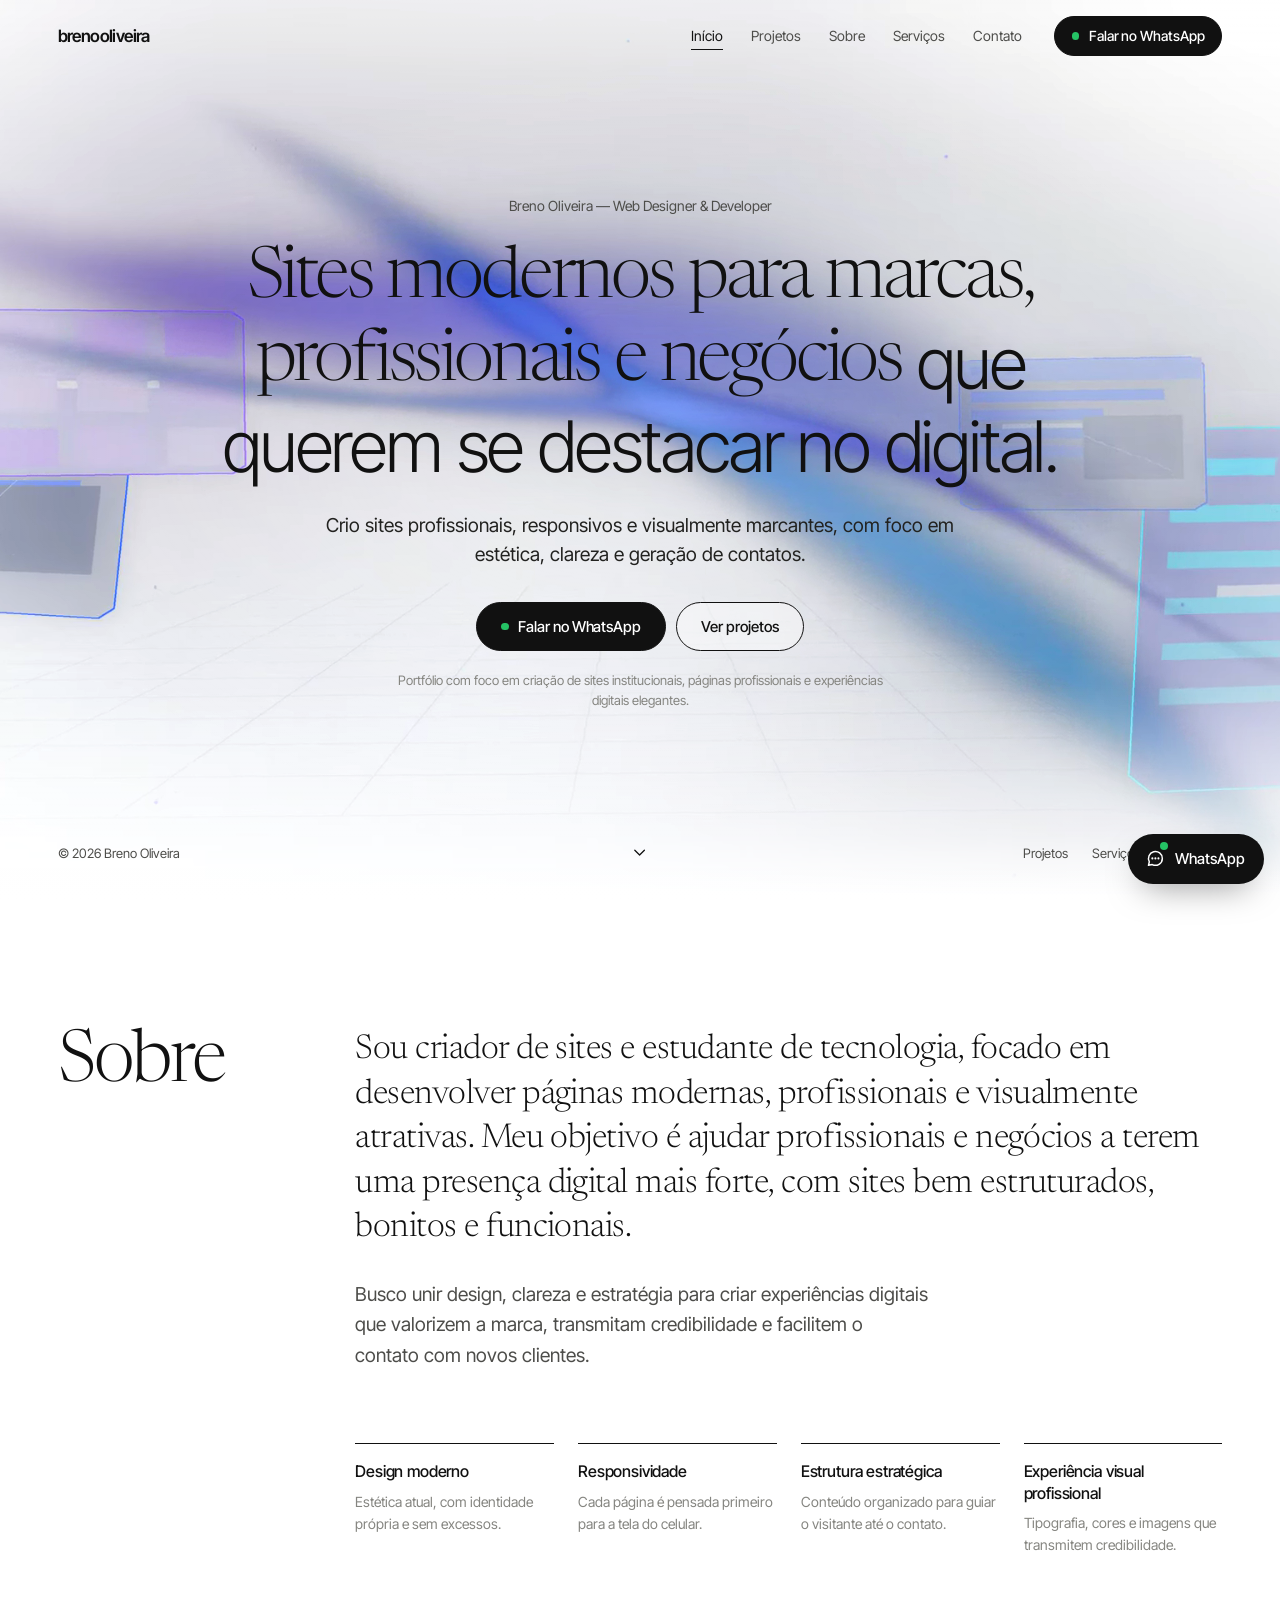
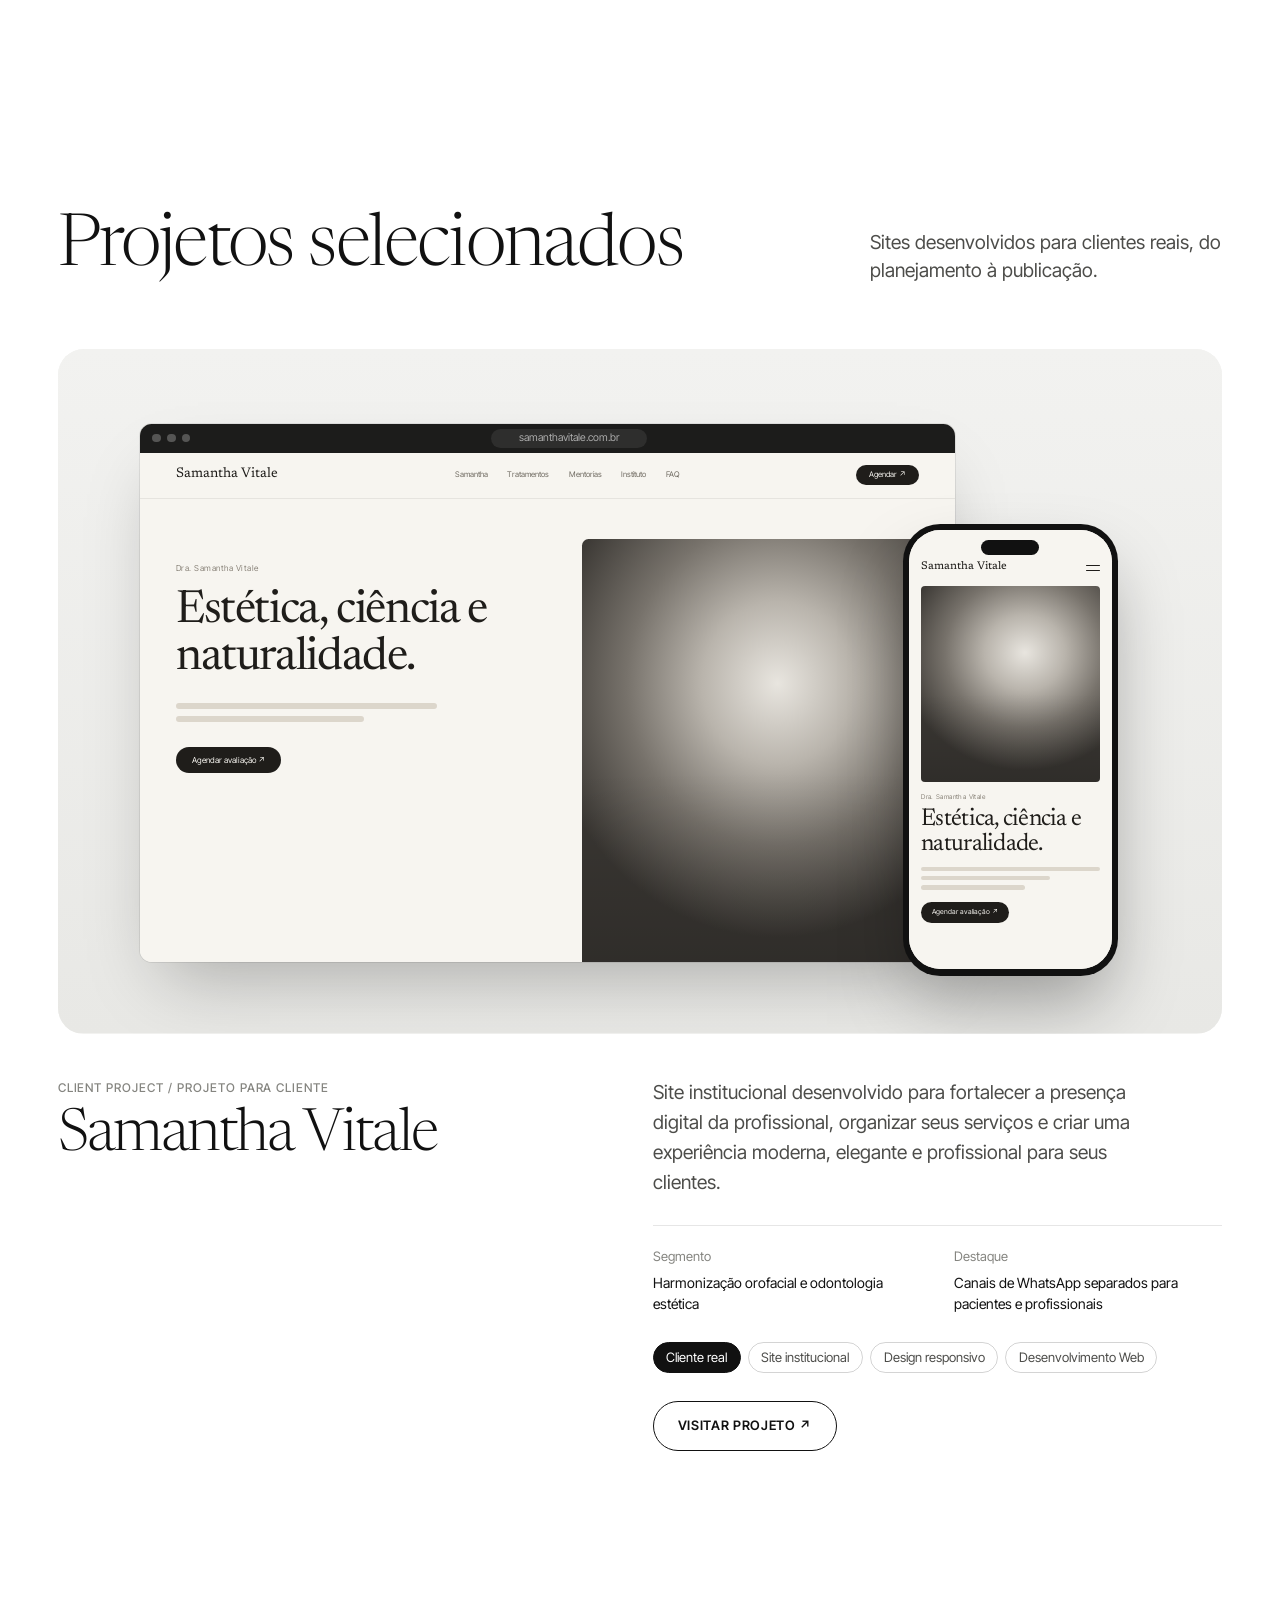
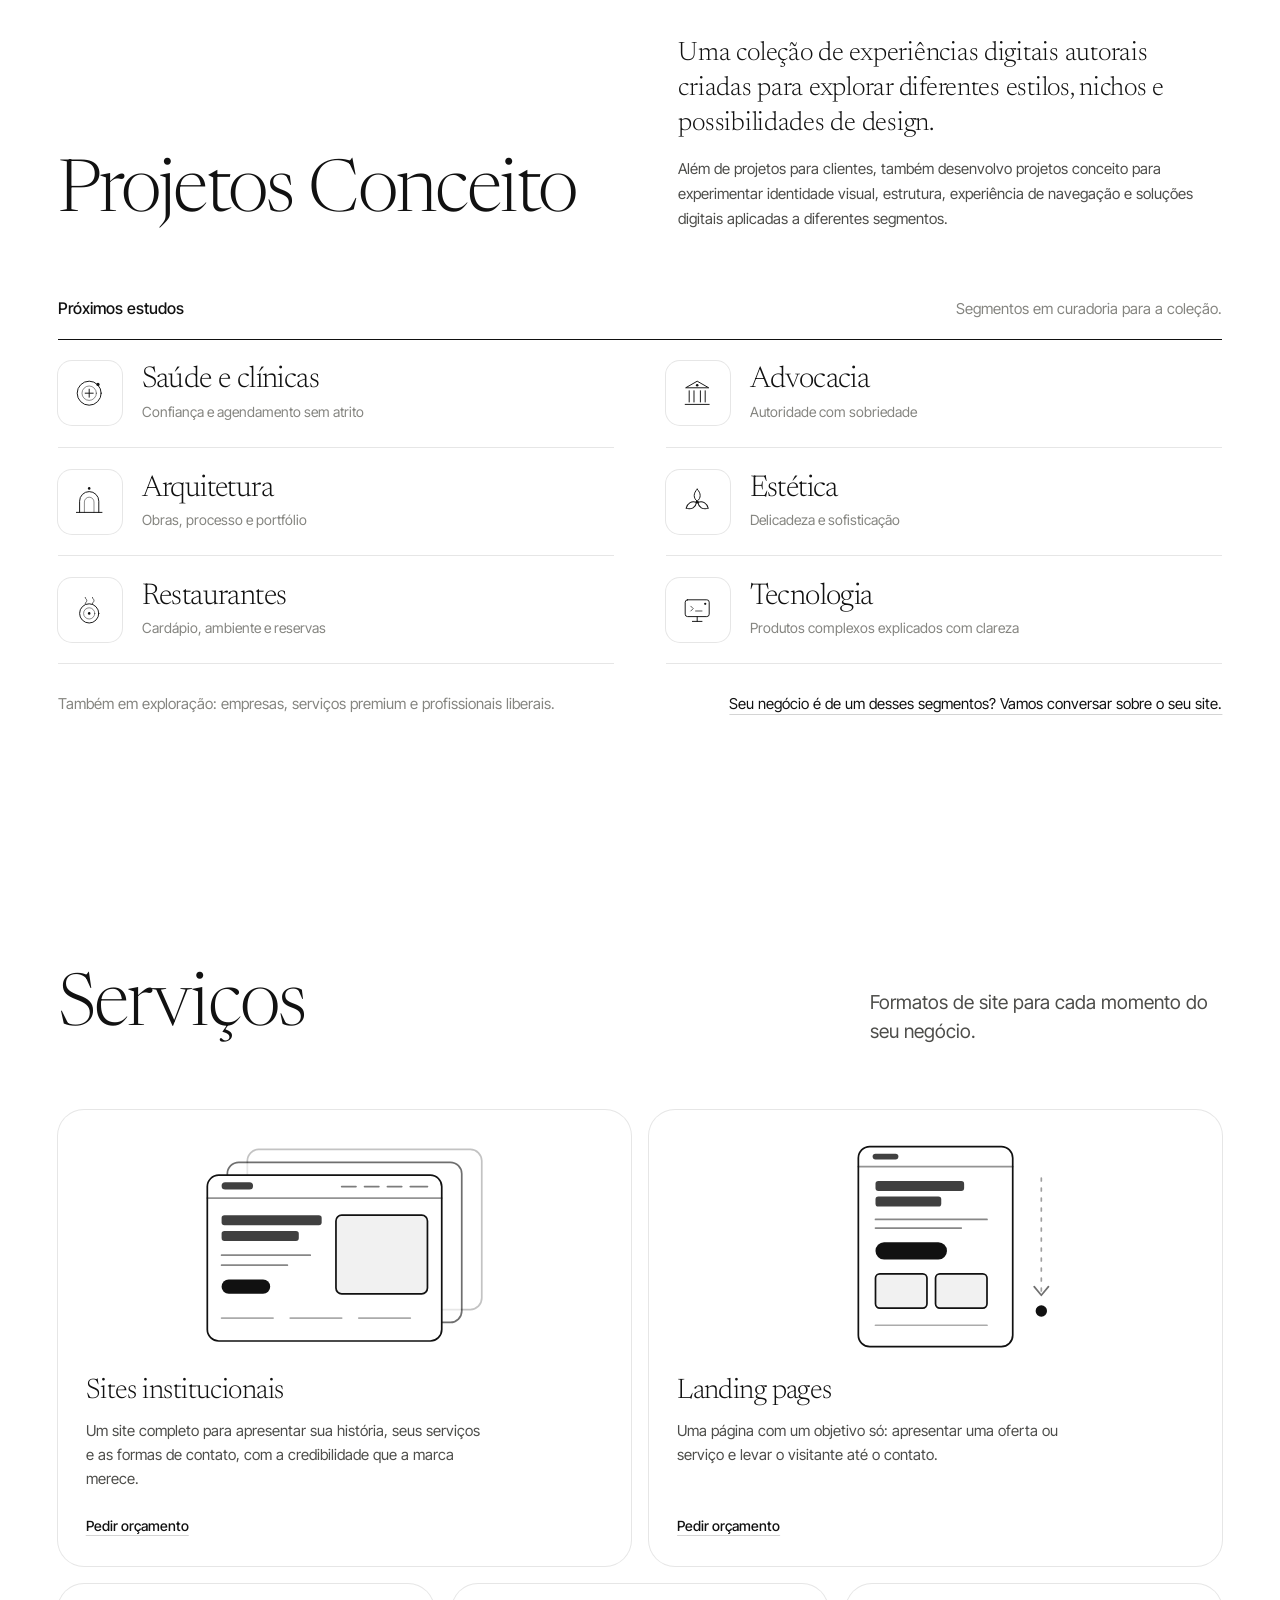
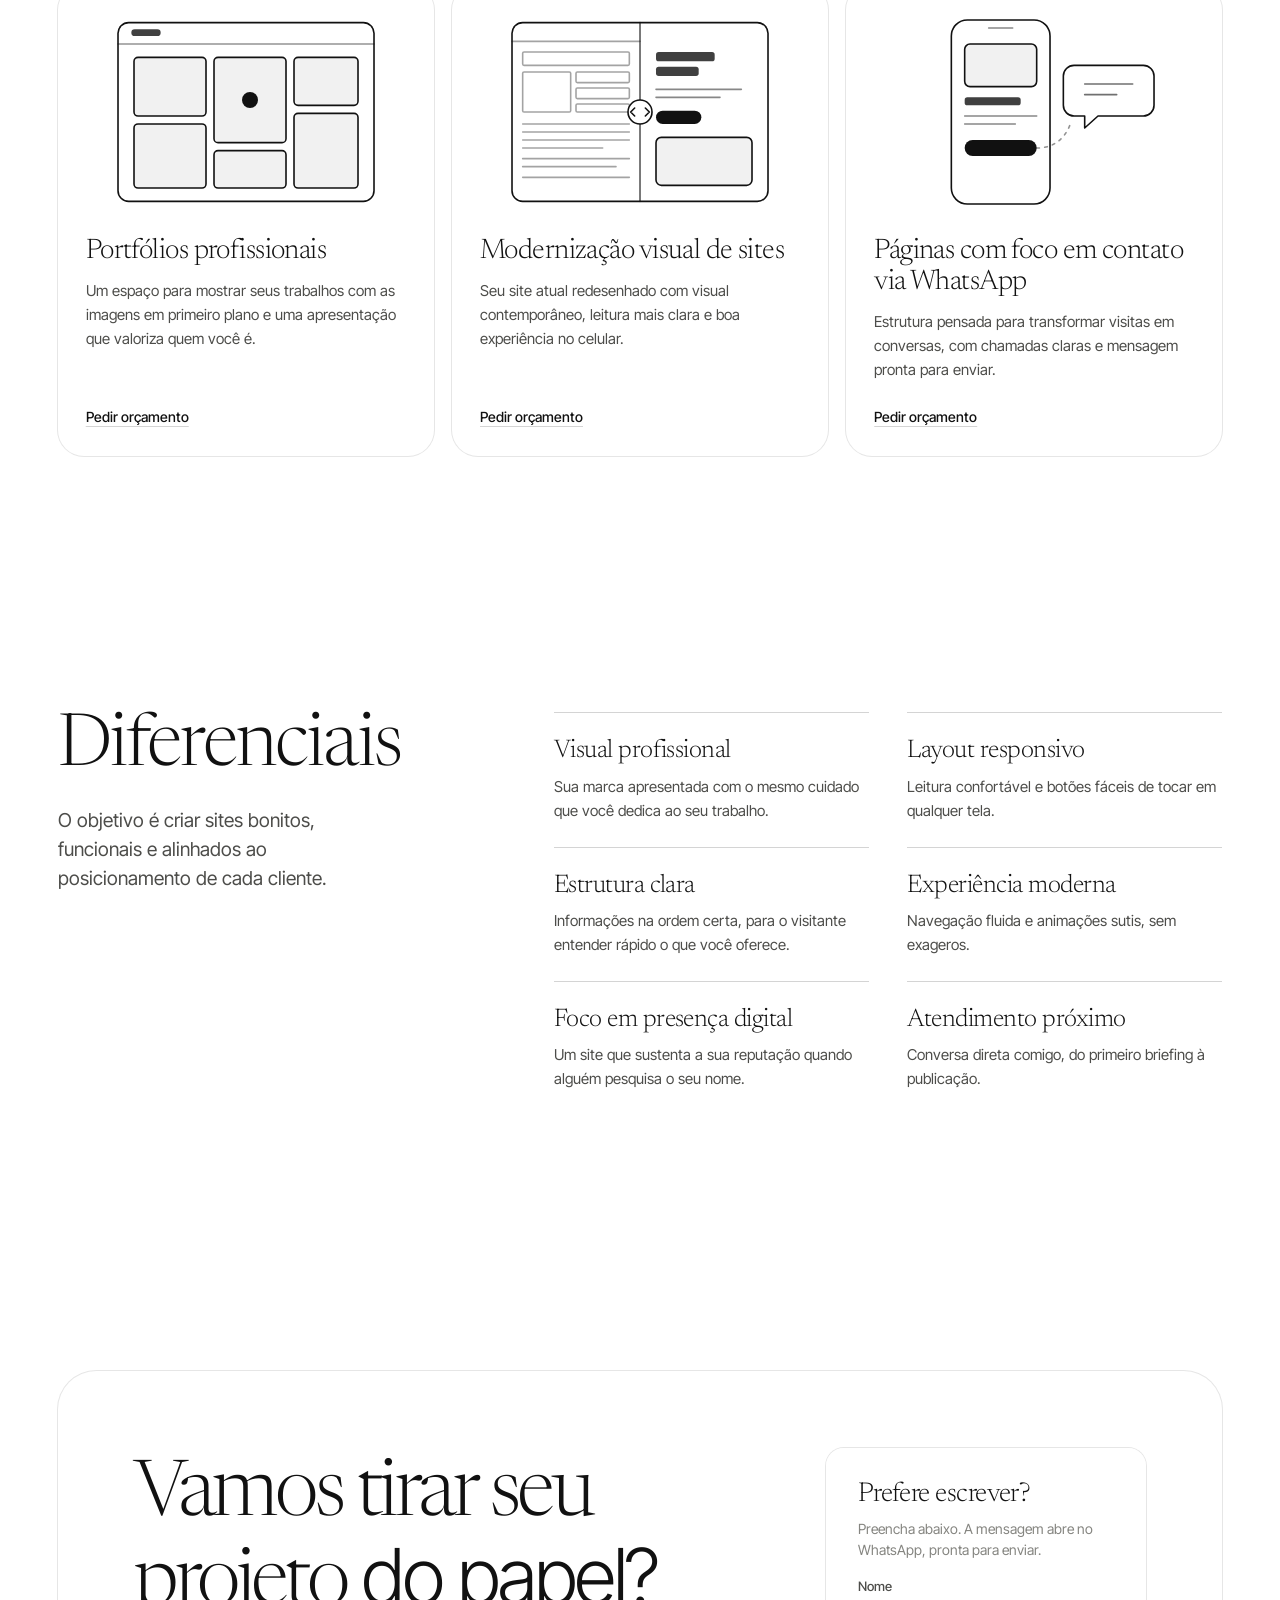
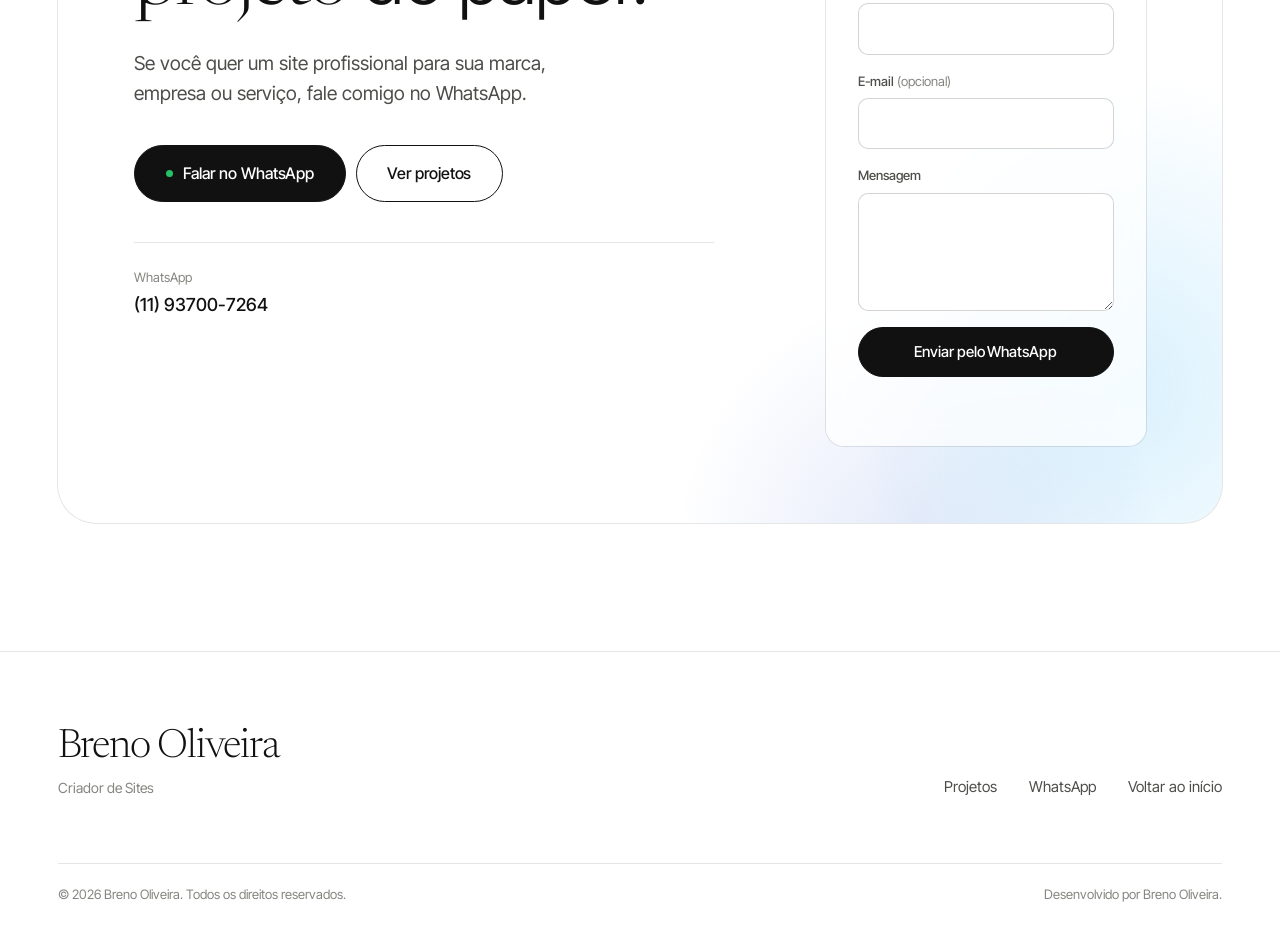
<file: index.html>
<!doctype html>
<html lang="pt-BR">
<head>
  <meta charset="utf-8">
  <meta name="viewport" content="width=device-width, initial-scale=1, viewport-fit=cover">
  <title>Breno Oliveira | Criação de Sites Profissionais</title>
  <meta name="description" content="Portfólio de Breno Oliveira com foco em criação de sites modernos, profissionais e responsivos para empresas, marcas e profissionais.">
  <meta name="author" content="Breno Oliveira">
  <meta name="theme-color" content="#ffffff">
  <meta name="color-scheme" content="light">
  <meta name="format-detection" content="telephone=no">
  <!-- Quando o domínio estiver no ar, descomente e ajuste: -->
  <!-- <link rel="canonical" href="https://www.seudominio.com.br/"> -->

  <!-- Compartilhamento (WhatsApp, LinkedIn, redes) -->
  <meta property="og:type" content="website">
  <meta property="og:locale" content="pt_BR">
  <meta property="og:site_name" content="Breno Oliveira">
  <meta property="og:title" content="Breno Oliveira | Criação de Sites Profissionais">
  <meta property="og:description" content="Portfólio de Breno Oliveira com foco em criação de sites modernos, profissionais e responsivos para empresas, marcas e profissionais.">
  <!-- <meta property="og:image" content="https://www.seudominio.com.br/assets/img/og-image.jpg"> 1200×630 -->
  <meta name="twitter:card" content="summary_large_image">

  <link rel="icon" href="assets/favicon.svg" type="image/svg+xml">

  <link rel="preconnect" href="https://fonts.googleapis.com">
  <link rel="preconnect" href="https://fonts.gstatic.com" crossorigin>
  <link rel="stylesheet" href="https://fonts.googleapis.com/css2?family=Newsreader:opsz,wght@6..72,300..500&family=Inter+Tight:wght@300..600&display=swap">

  <link rel="stylesheet" href="css/style.css">

  <script>
    // Ativa as animações de entrada. Se o JS principal não carregar em 4s, o conteúdo aparece mesmo assim.
    document.documentElement.classList.add('js');
    setTimeout(function () { if (!window.__siteReady) document.documentElement.classList.remove('js'); }, 4000);
  </script>

  <script type="application/ld+json">
  {
    "@context": "https://schema.org",
    "@type": "Person",
    "name": "Breno Oliveira",
    "jobTitle": "Web Designer & Developer",
    "description": "Criação de sites modernos, profissionais e responsivos para empresas, marcas e profissionais.",
    "telephone": "+55 11 93700-7264",
    "knowsAbout": ["Criação de sites", "Web design", "Landing pages", "Desenvolvimento web"]
  }
  </script>
</head>

<body>
  <a class="skip-link" href="#conteudo">Pular para o conteúdo</a>

  <!-- ============================== HEADER ============================== -->
  <header class="header" data-header>
    <div class="container header__inner">
      <a class="brand" href="#inicio" aria-label="Breno Oliveira, voltar ao início">brenooliveira</a>

      <nav class="nav" aria-label="Navegação principal">
        <ul class="nav__list">
          <li><a class="nav__link" href="#inicio">Início</a></li>
          <li><a class="nav__link" href="#projetos">Projetos</a></li>
          <li><a class="nav__link" href="#sobre">Sobre</a></li>
          <li><a class="nav__link" href="#servicos">Serviços</a></li>
          <li><a class="nav__link" href="#contato">Contato</a></li>
        </ul>
      </nav>

      <a class="btn btn--dark btn--sm header__cta" href="https://wa.me/5511937007264" data-wa target="_blank" rel="noopener">
        <span class="dot" aria-hidden="true"></span>Falar no WhatsApp
      </a>

      <button class="menu-btn" type="button" aria-controls="menu" aria-expanded="false" aria-label="Abrir menu" data-menu-toggle>
        <span class="menu-btn__dot"></span>
      </button>
    </div>
  </header>

  <!-- Menu do celular -->
  <div class="menu" id="menu" data-menu aria-hidden="true">
    <nav class="menu__nav" aria-label="Menu">
      <ul>
        <li><a href="#inicio">Início</a></li>
        <li><a href="#projetos">Projetos</a></li>
        <li><a href="#sobre">Sobre</a></li>
        <li><a href="#servicos">Serviços</a></li>
        <li><a href="#contato">Contato</a></li>
      </ul>
    </nav>
    <div class="menu__footer">
      <a class="btn btn--dark btn--block" href="https://wa.me/5511937007264" data-wa target="_blank" rel="noopener">
        <span class="dot" aria-hidden="true"></span>Falar no WhatsApp
      </a>
      <p class="menu__phone">(11) 93700-7264</p>
    </div>
  </div>

  <main id="conteudo">

    <!-- ============================== HERO ============================== -->
    <section class="hero" id="inicio" aria-labelledby="hero-title" data-hero>
      <div class="hero__visual" aria-hidden="true">
        <video class="hero__video" data-hero-video
               autoplay muted loop playsinline preload="auto"
               poster="assets/img/hero-poster.jpg">
          <source src="assets/video/hero-loop.webm" type="video/webm">
          <source src="assets/video/hero-loop.mp4" type="video/mp4">
        </video>
        <div class="hero__veil"></div>
      </div>

      <div class="container hero__inner" data-hero-inner>
        <p class="hero__kicker reveal">Breno Oliveira — Web Designer &amp; Developer</p>

        <h1 class="hero__title" id="hero-title" data-split><span class="t-serif">Sites modernos para marcas, profissionais e negócios</span> <span class="t-sans">que querem se destacar no digital.</span></h1>

        <p class="hero__lead reveal">Crio sites profissionais, responsivos e visualmente marcantes, com foco em estética, clareza e geração de contatos.</p>

        <div class="hero__ctas reveal">
          <a class="btn btn--dark" href="https://wa.me/5511937007264" data-wa target="_blank" rel="noopener">
            <span class="dot" aria-hidden="true"></span>Falar no WhatsApp
          </a>
          <a class="btn btn--outline-dark" href="#projetos">Ver projetos</a>
        </div>

        <p class="hero__support reveal">Portfólio com foco em criação de sites institucionais, páginas profissionais e experiências digitais elegantes.</p>

      </div>


      <div class="container hero__bar reveal">
        <p>© <span data-year>2026</span> Breno Oliveira</p>
        <a class="hero__down" href="#sobre" aria-label="Rolar para a próxima seção">
          <svg viewBox="0 0 24 24" fill="none" stroke="currentColor" stroke-width="1.6" stroke-linecap="round" stroke-linejoin="round" aria-hidden="true"><path d="m6 9 6 6 6-6"/></svg>
        </a>
        <nav class="hero__links" aria-label="Atalhos">
          <a href="#projetos">Projetos</a>
          <a href="#servicos">Serviços</a>
          <a href="https://wa.me/5511937007264" data-wa target="_blank" rel="noopener">WhatsApp</a>
        </nav>
      </div>
    </section>

    <!-- ============================== SOBRE ============================== -->
    <section class="section" id="sobre" aria-labelledby="sobre-title">
      <div class="container about">
        <h2 class="section-title about__title reveal" id="sobre-title">Sobre</h2>

        <div class="about__body">
          <p class="about__statement reveal">Sou criador de sites e estudante de tecnologia, focado em desenvolver páginas modernas, profissionais e visualmente atrativas. Meu objetivo é ajudar profissionais e negócios a terem uma presença digital mais forte, com sites bem estruturados, bonitos e funcionais.</p>
          <p class="about__text reveal">Busco unir design, clareza e estratégia para criar experiências digitais que valorizem a marca, transmitam credibilidade e facilitem o contato com novos clientes.</p>

          <ul class="about__points reveal">
            <li class="point">
              <h3 class="point__title">Design moderno</h3>
              <p>Estética atual, com identidade própria e sem excessos.</p>
            </li>
            <li class="point">
              <h3 class="point__title">Responsividade</h3>
              <p>Cada página é pensada primeiro para a tela do celular.</p>
            </li>
            <li class="point">
              <h3 class="point__title">Estrutura estratégica</h3>
              <p>Conteúdo organizado para guiar o visitante até o contato.</p>
            </li>
            <li class="point">
              <h3 class="point__title">Experiência visual profissional</h3>
              <p>Tipografia, cores e imagens que transmitem credibilidade.</p>
            </li>
          </ul>
        </div>
      </div>
    </section>

    <!-- ============================== PROJETOS SELECIONADOS ============================== -->
    <section class="section section--flush-bottom" id="projetos" aria-labelledby="projetos-title">
      <div class="container">
        <div class="section-head">
          <h2 class="section-title reveal" id="projetos-title">Projetos selecionados</h2>
          <p class="section-intro reveal">Sites desenvolvidos para clientes reais, do planejamento à publicação.</p>
        </div>

        <article class="case" aria-labelledby="case-samantha">
          <!--
            SCREENSHOTS REAIS: salve as imagens em assets/img/ e preencha data-image
            nas duas telas abaixo (ex.: data-image="assets/img/samantha-desktop.webp").
            Enquanto estiver vazio, aparece a ilustração do site feita em CSS.
          -->
          <a class="case__media reveal" href="https://www.samanthavitale.com.br" target="_blank" rel="noopener" aria-label="Visitar o site de Samantha Vitale (abre em nova aba)">
            <div class="case__stage">
              <div class="device device--desktop">
                <div class="device__bar" aria-hidden="true"><i></i><i></i><i></i><span>samanthavitale.com.br</span></div>
                <div class="device__screen" data-image="" data-alt="Página inicial do site de Samantha Vitale no computador">
                  <div class="sv" aria-hidden="true">
                    <div class="sv__nav">
                      <span class="sv__logo">Samantha Vitale</span>
                      <span class="sv__menu"><i>Samantha</i><i>Tratamentos</i><i>Mentorias</i><i>Instituto</i><i>FAQ</i></span>
                      <span class="sv__pill">Agendar ↗</span>
                    </div>
                    <div class="sv__hero">
                      <div class="sv__copy">
                        <span class="sv__kicker">Dra. Samantha Vitale</span>
                        <span class="sv__title">Estética, ciência e naturalidade.</span>
                        <span class="sv__lines"><i></i><i></i></span>
                        <span class="sv__btn">Agendar avaliação ↗</span>
                      </div>
                      <div class="sv__photo"></div>
                    </div>
                  </div>
                </div>
              </div>

              <div class="device device--phone">
                <div class="device__screen" data-image="" data-alt="Site de Samantha Vitale no celular">
                  <div class="sv sv--mobile" aria-hidden="true">
                    <div class="sv__nav">
                      <span class="sv__logo">Samantha Vitale</span>
                      <span class="sv__burger"><i></i><i></i></span>
                    </div>
                    <div class="sv__photo"></div>
                    <span class="sv__kicker">Dra. Samantha Vitale</span>
                    <span class="sv__title">Estética, ciência e naturalidade.</span>
                    <span class="sv__lines"><i></i><i></i><i></i></span>
                    <span class="sv__btn">Agendar avaliação ↗</span>
                  </div>
                </div>
              </div>
            </div>
            <span class="view-tag" aria-hidden="true">View Project ↗</span>
          </a>

          <div class="case__info">
            <div class="case__heading reveal">
              <p class="case__category">CLIENT PROJECT / PROJETO PARA CLIENTE</p>
              <h3 class="case__title" id="case-samantha">Samantha Vitale</h3>
            </div>

            <div class="case__body reveal">
              <p class="case__desc">Site institucional desenvolvido para fortalecer a presença digital da profissional, organizar seus serviços e criar uma experiência moderna, elegante e profissional para seus clientes.</p>

              <dl class="case__meta">
                <div>
                  <dt>Segmento</dt>
                  <dd>Harmonização orofacial e odontologia estética</dd>
                </div>
                <div>
                  <dt>Destaque</dt>
                  <dd>Canais de WhatsApp separados para pacientes e profissionais</dd>
                </div>
              </dl>

              <ul class="tags" aria-label="Destaques do projeto">
                <li class="tag tag--accent">Cliente real</li>
                <li class="tag">Site institucional</li>
                <li class="tag">Design responsivo</li>
                <li class="tag">Desenvolvimento Web</li>
              </ul>

              <a class="btn btn--outline-dark case__cta" href="https://www.samanthavitale.com.br" target="_blank" rel="noopener">VISITAR PROJETO ↗</a>
            </div>
          </div>
        </article>
      </div>
    </section>

    <!-- ============================== PROJETOS CONCEITO ============================== -->
    <section class="section" id="conceito" aria-labelledby="conceito-title">
      <div class="container">
        <div class="section-head section-head--concept">
          <h2 class="section-title reveal" id="conceito-title">Projetos Conceito</h2>
          <div class="concept__intro reveal">
            <p class="concept__lede">Uma coleção de experiências digitais autorais criadas para explorar diferentes estilos, nichos e possibilidades de design.</p>
            <p>Além de projetos para clientes, também desenvolvo projetos conceito para experimentar identidade visual, estrutura, experiência de navegação e soluções digitais aplicadas a diferentes segmentos.</p>
          </div>
        </div>

        <!-- Os cards são gerados a partir de js/projetos.js — edite lá para publicar um projeto -->
        <div class="concept-grid" data-concept-grid></div>

        <div class="curation reveal" data-curation>
          <div class="curation__head">
            <h3 class="curation__title">Próximos estudos</h3>
            <p class="curation__note">Segmentos em curadoria para a coleção.</p>
          </div>
          <ul class="curation__list" data-curation-list></ul>
          <div class="curation__foot">
            <p data-curation-more></p>
            <a class="text-link" href="https://wa.me/5511937007264" data-wa="Olá, Breno! Vi os projetos conceito no seu portfólio e quero conversar sobre um site para o meu negócio." target="_blank" rel="noopener">Seu negócio é de um desses segmentos? Vamos conversar sobre o seu site.</a>
          </div>
        </div>
      </div>
    </section>

    <!-- ============================== SERVIÇOS ============================== -->
    <section class="section" id="servicos" aria-labelledby="servicos-title">
      <div class="container">
        <div class="section-head">
          <h2 class="section-title reveal" id="servicos-title">Serviços</h2>
          <p class="section-intro reveal">Formatos de site para cada momento do seu negócio.</p>
        </div>

        <ul class="services reveal">
          <li class="service">
            <div class="service__art" aria-hidden="true">
              <svg class="wf" viewBox="0 0 240 150" fill="none" stroke="currentColor" stroke-width="1.2" stroke-linecap="round" stroke-linejoin="round">
                <rect x="52" y="8" width="164" height="112" rx="8" opacity=".25"/>
                <rect class="wf-fill" x="38" y="17" width="164" height="112" rx="8" opacity=".6"/>
                <rect class="wf-fill" x="24" y="26" width="164" height="116" rx="8"/>
                <path d="M24 42h164" opacity=".45"/>
                <rect class="wf-solid" x="34" y="31" width="22" height="5" rx="2.5"/>
                <path d="M118 34h10M134 34h10M150 34h10M166 34h12" opacity=".55"/>
                <rect class="wf-solid" x="34" y="54" width="70" height="7" rx="2"/>
                <rect class="wf-solid" x="34" y="65" width="54" height="7" rx="2"/>
                <path d="M34 82h62M34 89h46" opacity=".5"/>
                <rect class="wf-accent" x="34" y="99" width="34" height="10" rx="5"/>
                <rect class="wf-soft" x="114" y="54" width="64" height="55" rx="4"/>
                <path d="M34 126h36M82 126h36M130 126h36" opacity=".35"/>
              </svg>
            </div>
            <div class="service__body">
              <h3 class="service__title">Sites institucionais</h3>
              <p class="service__text">Um site completo para apresentar sua história, seus serviços e as formas de contato, com a credibilidade que a marca merece.</p>
              <a class="service__link" href="https://wa.me/5511937007264" data-wa="Olá, Breno! Quero um orçamento para um site institucional." target="_blank" rel="noopener">Pedir orçamento<span class="sr-only"> de site institucional</span></a>
            </div>
          </li>

          <li class="service">
            <div class="service__art" aria-hidden="true">
              <svg class="wf" viewBox="0 0 240 150" fill="none" stroke="currentColor" stroke-width="1.2" stroke-linecap="round" stroke-linejoin="round">
                <rect class="wf-fill" x="66" y="6" width="108" height="140" rx="8"/>
                <path d="M66 20h108" opacity=".45"/>
                <rect class="wf-solid" x="76" y="11" width="18" height="4" rx="2"/>
                <rect class="wf-solid" x="78" y="30" width="62" height="7" rx="2"/>
                <rect class="wf-solid" x="78" y="41" width="46" height="7" rx="2"/>
                <path d="M78 57h78M78 63h60" opacity=".5"/>
                <rect class="wf-accent" x="78" y="73" width="50" height="12" rx="6"/>
                <rect class="wf-soft" x="78" y="95" width="36" height="24" rx="3"/>
                <rect class="wf-soft" x="120" y="95" width="36" height="24" rx="3"/>
                <path d="M78 131h78" opacity=".35"/>
                <path d="M194 28v80" opacity=".4" stroke-dasharray="2 5"/>
                <path d="M189 104l5 6 5-6" opacity=".6"/>
                <circle class="wf-accent" cx="194" cy="121" r="4"/>
              </svg>
            </div>
            <div class="service__body">
              <h3 class="service__title">Landing pages</h3>
              <p class="service__text">Uma página com um objetivo só: apresentar uma oferta ou serviço e levar o visitante até o contato.</p>
              <a class="service__link" href="https://wa.me/5511937007264" data-wa="Olá, Breno! Quero um orçamento para uma landing page." target="_blank" rel="noopener">Pedir orçamento<span class="sr-only"> de landing page</span></a>
            </div>
          </li>

          <li class="service">
            <div class="service__art" aria-hidden="true">
              <svg class="wf" viewBox="0 0 240 150" fill="none" stroke="currentColor" stroke-width="1.2" stroke-linecap="round" stroke-linejoin="round">
                <rect class="wf-fill" x="24" y="8" width="192" height="134" rx="8"/>
                <path d="M24 24h192" opacity=".45"/>
                <rect class="wf-solid" x="34" y="13" width="22" height="5" rx="2.5"/>
                <rect class="wf-soft" x="36" y="34" width="54" height="44" rx="3"/>
                <rect class="wf-soft" x="96" y="34" width="54" height="64" rx="3"/>
                <rect class="wf-soft" x="156" y="34" width="48" height="36" rx="3"/>
                <rect class="wf-soft" x="36" y="84" width="54" height="48" rx="3"/>
                <rect class="wf-soft" x="96" y="104" width="54" height="28" rx="3"/>
                <rect class="wf-soft" x="156" y="76" width="48" height="56" rx="3"/>
                <circle class="wf-accent" cx="123" cy="66" r="6"/>
              </svg>
            </div>
            <div class="service__body">
              <h3 class="service__title">Portfólios profissionais</h3>
              <p class="service__text">Um espaço para mostrar seus trabalhos com as imagens em primeiro plano e uma apresentação que valoriza quem você é.</p>
              <a class="service__link" href="https://wa.me/5511937007264" data-wa="Olá, Breno! Quero um orçamento para um portfólio profissional." target="_blank" rel="noopener">Pedir orçamento<span class="sr-only"> de portfólio profissional</span></a>
            </div>
          </li>

          <li class="service">
            <div class="service__art" aria-hidden="true">
              <svg class="wf" viewBox="0 0 240 150" fill="none" stroke="currentColor" stroke-width="1.2" stroke-linecap="round" stroke-linejoin="round">
                <rect class="wf-fill" x="24" y="8" width="192" height="134" rx="8"/>
                <g opacity=".38">
                  <path d="M24 22h96"/>
                  <rect x="32" y="30" width="80" height="10" rx="1"/>
                  <rect x="32" y="45" width="36" height="30" rx="1"/>
                  <rect x="72" y="45" width="40" height="8" rx="1"/>
                  <rect x="72" y="57" width="40" height="8" rx="1"/>
                  <rect x="72" y="69" width="40" height="6" rx="1"/>
                  <path d="M32 84h80M32 90h80M32 96h80M32 102h60M32 110h80M32 116h70M32 124h80"/>
                </g>
                <rect class="wf-solid" x="132" y="30" width="44" height="7" rx="2"/>
                <rect class="wf-solid" x="132" y="41" width="32" height="7" rx="2"/>
                <path d="M132 58h64M132 64h48" opacity=".5"/>
                <rect class="wf-accent" x="132" y="74" width="34" height="10" rx="5"/>
                <rect class="wf-soft" x="132" y="94" width="72" height="36" rx="4"/>
                <path d="M120 8v134" opacity=".7"/>
                <circle class="wf-fill" cx="120" cy="75" r="9"/>
                <path d="M116 72l-3 3 3 3M124 72l3 3-3 3"/>
              </svg>
            </div>
            <div class="service__body">
              <h3 class="service__title">Modernização visual de sites</h3>
              <p class="service__text">Seu site atual redesenhado com visual contemporâneo, leitura mais clara e boa experiência no celular.</p>
              <a class="service__link" href="https://wa.me/5511937007264" data-wa="Olá, Breno! Quero modernizar o visual do meu site." target="_blank" rel="noopener">Pedir orçamento<span class="sr-only"> de modernização visual</span></a>
            </div>
          </li>

          <li class="service">
            <div class="service__art" aria-hidden="true">
              <svg class="wf" viewBox="0 0 240 150" fill="none" stroke="currentColor" stroke-width="1.2" stroke-linecap="round" stroke-linejoin="round">
                <rect class="wf-fill" x="58" y="6" width="74" height="138" rx="12"/>
                <path d="M86 12h18" opacity=".5"/>
                <rect class="wf-soft" x="68" y="24" width="54" height="32" rx="4"/>
                <rect class="wf-solid" x="68" y="64" width="42" height="6" rx="2"/>
                <path d="M68 78h54M68 84h38" opacity=".5"/>
                <rect class="wf-accent" x="68" y="96" width="54" height="12" rx="6"/>
                <path d="M122 102c14 0 22-8 26-20" opacity=".45" stroke-dasharray="2 4"/>
                <path class="wf-fill" d="M150 40h52a8 8 0 0 1 8 8v22a8 8 0 0 1-8 8h-34l-10 9v-9h-8a8 8 0 0 1-8-8V48a8 8 0 0 1 8-8z"/>
                <path d="M158 54h36M158 62h24" opacity=".6"/>
              </svg>
            </div>
            <div class="service__body">
              <h3 class="service__title">Páginas com foco em contato via WhatsApp</h3>
              <p class="service__text">Estrutura pensada para transformar visitas em conversas, com chamadas claras e mensagem pronta para enviar.</p>
              <a class="service__link" href="https://wa.me/5511937007264" data-wa="Olá, Breno! Quero uma página com foco em contato pelo WhatsApp." target="_blank" rel="noopener">Pedir orçamento<span class="sr-only"> de página com foco em WhatsApp</span></a>
            </div>
          </li>
        </ul>
      </div>
    </section>

    <!-- ============================== DIFERENCIAIS ============================== -->
    <section class="section" id="diferenciais" aria-labelledby="diferenciais-title">
      <div class="container perks">
        <div class="perks__head">
          <h2 class="section-title reveal" id="diferenciais-title">Diferenciais</h2>
          <p class="perks__lede reveal">O objetivo é criar sites bonitos, funcionais e alinhados ao posicionamento de cada cliente.</p>
        </div>

        <ul class="perks__list reveal">
          <li class="perk">
            <h3 class="perk__title">Visual profissional</h3>
            <p>Sua marca apresentada com o mesmo cuidado que você dedica ao seu trabalho.</p>
          </li>
          <li class="perk">
            <h3 class="perk__title">Layout responsivo</h3>
            <p>Leitura confortável e botões fáceis de tocar em qualquer tela.</p>
          </li>
          <li class="perk">
            <h3 class="perk__title">Estrutura clara</h3>
            <p>Informações na ordem certa, para o visitante entender rápido o que você oferece.</p>
          </li>
          <li class="perk">
            <h3 class="perk__title">Experiência moderna</h3>
            <p>Navegação fluida e animações sutis, sem exageros.</p>
          </li>
          <li class="perk">
            <h3 class="perk__title">Foco em presença digital</h3>
            <p>Um site que sustenta a sua reputação quando alguém pesquisa o seu nome.</p>
          </li>
          <li class="perk">
            <h3 class="perk__title">Atendimento próximo</h3>
            <p>Conversa direta comigo, do primeiro briefing à publicação.</p>
          </li>
        </ul>
      </div>
    </section>

    <!-- ============================== CONTATO ============================== -->
    <section class="section" id="contato" aria-labelledby="contato-title">
      <div class="container">
        <div class="contact">
          <div class="contact__light" aria-hidden="true"></div>

          <div class="contact__main">
            <h2 class="contact__title reveal" id="contato-title"><span class="t-serif">Vamos tirar seu projeto</span> <span class="t-sans">do papel?</span></h2>
            <p class="contact__text reveal">Se você quer um site profissional para sua marca, empresa ou serviço, fale comigo no WhatsApp.</p>

            <div class="contact__actions reveal">
              <a class="btn btn--dark btn--lg" href="https://wa.me/5511937007264" data-wa target="_blank" rel="noopener">
                <span class="dot" aria-hidden="true"></span>Falar no WhatsApp
              </a>
              <a class="btn btn--outline-dark btn--lg" href="#projetos">Ver projetos</a>
            </div>

            <ul class="contact__channels reveal">
              <li>
                <span class="contact__label">WhatsApp</span>
                <a href="https://wa.me/5511937007264" data-wa target="_blank" rel="noopener">(11) 93700-7264</a>
              </li>
              <!-- O e-mail aparece aqui quando for preenchido em CONFIG.email (js/main.js) -->
              <li data-email hidden>
                <span class="contact__label">E-mail</span>
                <a href="#"></a>
              </li>
            </ul>

            <!-- Redes sociais: preencha CONFIG.redes em js/main.js -->
            <div class="social" data-social hidden></div>
          </div>

          <form class="form reveal" data-contact-form>
            <h3 class="form__title">Prefere escrever?</h3>
            <p class="form__hint">Preencha abaixo. A mensagem abre no WhatsApp, pronta para enviar.</p>

            <div class="field">
              <label for="f-nome">Nome</label>
              <input id="f-nome" name="nome" type="text" autocomplete="name" required maxlength="80">
            </div>
            <div class="field">
              <label for="f-email">E-mail <span class="field__opt">(opcional)</span></label>
              <input id="f-email" name="email" type="email" autocomplete="email" inputmode="email" maxlength="120">
            </div>
            <div class="field">
              <label for="f-msg">Mensagem</label>
              <textarea id="f-msg" name="mensagem" rows="4" required maxlength="1000"></textarea>
            </div>

            <button class="btn btn--dark btn--block" type="submit">Enviar pelo WhatsApp</button>
            <p class="form__status" role="status" aria-live="polite" data-form-status></p>
          </form>
        </div>
      </div>
    </section>
  </main>

  <!-- ============================== FOOTER ============================== -->
  <footer class="footer">
    <div class="container">
      <div class="footer__top">
        <div>
          <p class="footer__name">Breno Oliveira</p>
          <p class="footer__role">Criador de Sites</p>
        </div>
        <nav class="footer__nav" aria-label="Rodapé">
          <a href="#projetos">Projetos</a>
          <a href="https://wa.me/5511937007264" data-wa target="_blank" rel="noopener">WhatsApp</a>
          <a href="#inicio">Voltar ao início</a>
        </nav>
      </div>
      <div class="footer__bottom">
        <p>© <span data-year>2026</span> Breno Oliveira. Todos os direitos reservados.</p>
        <p>Desenvolvido por Breno Oliveira.</p>
      </div>
    </div>
  </footer>

  <!-- Botão fixo de WhatsApp -->
  <a class="wa-float" href="https://wa.me/5511937007264" data-wa data-wa-float target="_blank" rel="noopener" aria-label="Falar no WhatsApp">
    <svg class="wa-float__icon" viewBox="0 0 24 24" fill="none" stroke="currentColor" stroke-width="1.7" stroke-linecap="round" stroke-linejoin="round" aria-hidden="true">
      <path d="M20 12a8 8 0 0 1-11.6 7.1L4 20l1-4.1A8 8 0 1 1 20 12Z"/>
      <path d="M8.5 12h.01M12 12h.01M15.5 12h.01" stroke-width="2.4"/>
    </svg>
    <span class="wa-float__label">WhatsApp</span>
    <span class="dot" aria-hidden="true"></span>
  </a>

  <script src="js/projetos.js" defer></script>
  <script src="js/main.js" defer></script>
</body>
</html>
</file>
<file: css/style.css>
/* =============================================================
   Breno Oliveira — Portfólio | style.css
   -------------------------------------------------------------
   01 Tokens (cores, fontes, medidas)   09 Projetos conceito
   02 Base                              10 Serviços
   03 Layout e títulos                  11 Diferenciais
   04 Componentes                       12 Contato
   05 Header e menu                     13 Footer
   06 Hero                              14 WhatsApp fixo
   07 Sobre                             15 Revelação ao rolar
   08 Projetos selecionados             16 Responsivo
                                        17 Movimento reduzido
   Site claro, tipografia preta. O roxo aparece apenas nos fundos
   animados/iluminados (hero e contato).
   ============================================================= */

/* 01 — TOKENS ------------------------------------------------ */
:root {
  /* Neutros */
  --paper:   #ffffff;   /* fundo */
  --paper-2: #f2f2f0;   /* superfícies */
  --white:   #ffffff;
  --ink:     #111111;   /* texto principal */
  --text-2:  #4d4d4a;
  --text-3:  #858580;
  --rule:    rgb(17 17 17 / .1);
  --rule-2:  rgb(17 17 17 / .18);

  /* Azul da borboleta */
  --wing:    #17a8f5;
  --wing-2:  #1b4fd0;

  --online:  #25c265;

  /* Tipografia */
  --serif: "Newsreader", "Iowan Old Style", Georgia, "Times New Roman", serif;
  --sans:  "Inter Tight", "Inter", ui-sans-serif, system-ui, -apple-system, "Segoe UI", Roboto, sans-serif;

  --fs-hero:      clamp(2.4rem, min(1rem + 4.3vw, 10vh), 5.6rem);
  --fs-display:   clamp(2.5rem, 1.3rem + 4vw, 5rem);
  --fs-title:     clamp(2.3rem, 1.3rem + 3vw, 4.25rem);
  --fs-statement: clamp(1.5rem, 1.1rem + 1.3vw, 2.3rem);
  --fs-h3:        clamp(1.45rem, 1.2rem + .7vw, 1.9rem);
  --fs-lead:      clamp(1.0625rem, 1rem + .25vw, 1.2rem);
  --fs-body:      1rem;
  --fs-sm:        .9375rem;
  --fs-xs:        .8125rem;

  /* Medidas */
  --container: 1320px;
  --gutter:    clamp(1.25rem, 4.5vw, 4rem);
  --col-gap:   clamp(1rem, 2vw, 2rem);
  --section:   clamp(5rem, 10vw, 9rem);
  --header-h:  4.5rem;
  --r-sm: 10px;
  --r-md: 18px;
  --r-lg: 26px;

  /* Movimento */
  --ease:      cubic-bezier(.16, 1, .3, 1);
  --ease-soft: cubic-bezier(.4, 0, .2, 1);

  color-scheme: light;
  box-sizing: border-box;
  padding-top: env(safe-area-inset-top, 0px);
  padding-bottom: env(safe-area-inset-bottom, 0px);
}

/* 02 — BASE -------------------------------------------------- */
*, *::before, *::after { box-sizing: inherit; }
* { margin: 0; }

html {
  background: var(--paper);
  scroll-behavior: smooth;
  scroll-padding-top: calc(var(--header-h) + env(safe-area-inset-top, 0px));
  -webkit-text-size-adjust: 100%;
  text-size-adjust: 100%;
}

body {
  min-height: 100vh;
  background: var(--paper);
  color: var(--ink);
  font-family: var(--sans);
  font-size: var(--fs-body);
  line-height: 1.6;
  -webkit-font-smoothing: antialiased;
  -moz-osx-font-smoothing: grayscale;
  overflow-x: hidden;
}
@supports (overflow: clip) { body { overflow-x: clip; } }

img, svg, canvas { display: block; max-width: 100%; }
ul, ol { padding: 0; list-style: none; }
a { color: inherit; }
button, input, textarea { font: inherit; color: inherit; }
button { cursor: pointer; background: none; border: 0; }
[hidden] { display: none !important; }

::selection { background: var(--ink); color: var(--paper); }
:focus-visible { outline: 2px solid var(--ink); outline-offset: 3px; border-radius: 6px; }

.sr-only {
  position: absolute; width: 1px; height: 1px; padding: 0; margin: -1px;
  overflow: hidden; clip: rect(0 0 0 0); white-space: nowrap; border: 0;
}

.skip-link {
  position: fixed; z-index: 200; left: 1rem; top: calc(1rem + env(safe-area-inset-top, 0px));
  padding: .75rem 1.1rem; border-radius: 999px;
  background: var(--ink); color: var(--paper); font-weight: 600; text-decoration: none;
  transform: translateY(-250%); transition: transform .3s var(--ease);
}
.skip-link:focus { transform: none; }

/* 03 — LAYOUT E TÍTULOS ------------------------------------- */
.container {
  width: 100%;
  max-width: calc(var(--container) + var(--gutter) * 2);
  margin-inline: auto;
  padding-inline: var(--gutter);
}

.section { position: relative; padding-block: var(--section); }
.section--flush-bottom { padding-bottom: calc(var(--section) * .45); }

.section-head {
  display: flex; flex-wrap: wrap; align-items: flex-end; justify-content: space-between;
  gap: 1.25rem 3rem;
  margin-bottom: clamp(2.5rem, 5vw, 4rem);
}

.section-title {
  font-family: var(--serif);
  font-weight: 300;
  font-size: var(--fs-display);
  line-height: 1.02;
  letter-spacing: -.025em;
  text-wrap: balance;
}

.section-intro {
  max-width: 32ch;
  color: var(--text-2);
  font-size: var(--fs-lead);
  line-height: 1.5;
}

/* Mistura serifada + sem serifa (títulos do hero e do contato) */
.t-serif { font-family: var(--serif); font-weight: 300; letter-spacing: -.045em; }
.t-sans  { font-family: var(--sans); font-weight: 300; letter-spacing: -.045em; }

/* 04 — COMPONENTES ------------------------------------------ */
.btn {
  --bg: transparent; --fg: var(--ink); --bd: var(--rule-2); --fill: rgb(17 17 17 / .06); --fg-hover: var(--fg);
  position: relative; isolation: isolate; overflow: hidden;
  display: inline-flex; align-items: center; justify-content: center; gap: .6rem;
  min-height: 3.1rem; padding: .8rem 1.5rem;
  border: 1px solid var(--bd); border-radius: 999px;
  background: var(--bg); color: var(--fg);
  font: 500 .9375rem/1.2 var(--sans); letter-spacing: -.005em;
  text-decoration: none; white-space: nowrap;
  transition: color .45s var(--ease-soft), border-color .45s var(--ease-soft), transform .5s var(--ease);
  -webkit-tap-highlight-color: transparent;
  touch-action: manipulation;
}
.btn::before {
  content: ""; position: absolute; inset: -1px; z-index: -1; border-radius: inherit;
  background: var(--fill);
  transform: translateY(102%);
  transition: transform .6s var(--ease);
}
.btn:active { transform: scale(.98); }
@media (hover: hover) {
  .btn:hover { color: var(--fg-hover); }
  .btn:hover::before { transform: translateY(0); }
}

.btn--dark         { --bg: var(--ink); --fg: var(--paper); --bd: var(--ink); --fill: #3a3a38; }
.btn--outline-dark { --bd: var(--ink); --fill: var(--ink); --fg-hover: var(--paper); background: rgb(255 255 255 / .4); }
.case__cta         { letter-spacing: .05em; font-size: .8125rem; font-weight: 600; }

.btn--sm    { min-height: 2.5rem; padding: .5rem 1.05rem; font-size: .875rem; }
.btn--lg    { min-height: 3.6rem; padding: 1rem 1.9rem; font-size: 1rem; }
.btn--block { width: 100%; }

.dot { flex: none; width: .45rem; height: .45rem; border-radius: 50%; background: var(--online); }

.tags { display: flex; flex-wrap: wrap; gap: .45rem; }
.tag {
  padding: .38rem .78rem; border: 1px solid var(--rule-2); border-radius: 999px;
  color: var(--text-2); font-size: var(--fs-xs); line-height: 1.3;
}
.tag--accent { border-color: var(--ink); background: var(--ink); color: var(--paper); }

.text-link {
  color: var(--ink);
  text-decoration: underline;
  text-decoration-color: var(--rule-2);
  text-decoration-thickness: 1px;
  text-underline-offset: .3em;
  transition: text-decoration-color .3s var(--ease-soft);
}
.text-link:hover { text-decoration-color: var(--ink); }

.view-tag {
  position: absolute; z-index: 3;
  left: clamp(.9rem, 2vw, 1.75rem); bottom: clamp(.9rem, 2vw, 1.75rem);
  padding: .6rem 1rem; border-radius: 999px;
  background: var(--ink); color: var(--paper);
  font-size: var(--fs-xs); font-weight: 600; line-height: 1;
  pointer-events: none;
}
@media (hover: hover) {
  .view-tag { opacity: 0; transform: translate3d(0, .5rem, 0); transition: opacity .4s var(--ease-soft), transform .6s var(--ease); }
  a:hover > .view-tag, a:focus-visible > .view-tag { opacity: 1; transform: none; }
}

/* 05 — HEADER E MENU ---------------------------------------- */
.header {
  position: fixed; top: 0; left: 0; right: 0; z-index: 100;
  padding-top: env(safe-area-inset-top, 0px);
  border-bottom: 1px solid transparent;
  transition: background-color .5s var(--ease-soft), border-color .5s var(--ease-soft);
}
.header.is-scrolled {
  background: rgb(255 255 255 / .86);
  -webkit-backdrop-filter: blur(16px) saturate(1.3);
  backdrop-filter: blur(16px) saturate(1.3);
  border-bottom-color: var(--rule);
}
.menu-open .header { background: transparent; border-bottom-color: transparent; -webkit-backdrop-filter: none; backdrop-filter: none; }

.header__inner { display: flex; align-items: center; gap: 2rem; height: var(--header-h); }

.brand {
  margin-right: auto;
  font-family: var(--sans); font-size: 1.0625rem; font-weight: 600; letter-spacing: -.035em; line-height: 1;
  text-decoration: none; white-space: nowrap;
}

.nav__list { display: flex; gap: clamp(1.25rem, 2.2vw, 2.25rem); }
.nav__link {
  position: relative; display: inline-block; padding-block: .5rem;
  color: var(--text-2); font-size: .875rem; font-weight: 400; text-decoration: none;
  transition: color .3s var(--ease-soft);
}
.nav__link::after {
  content: ""; position: absolute; left: 0; right: 0; bottom: .3rem; height: 1px;
  background: currentColor; transform: scaleX(0); transform-origin: right;
  transition: transform .5s var(--ease);
}
.nav__link:hover, .nav__link[aria-current="true"] { color: var(--ink); }
.nav__link:hover::after, .nav__link[aria-current="true"]::after { transform: scaleX(1); transform-origin: left; }

/* Botão do menu: o ponto preto da referência */
.menu-btn {
  display: none; position: relative; flex: none;
  width: 2.75rem; height: 2.75rem; margin-right: -.8rem; border-radius: 50%;
  place-items: center;
}
.menu-btn__dot {
  width: .8rem; height: .8rem; border-radius: 50%; background: var(--ink);
  transition: transform .5s var(--ease), border-radius .5s var(--ease);
}
.menu-open .menu-btn__dot { transform: scale(1.35); }

.menu {
  position: fixed; inset: 0; z-index: 90;
  display: flex; flex-direction: column; justify-content: space-between; gap: 2rem;
  padding: calc(var(--header-h) + env(safe-area-inset-top, 0px) + 1.5rem) var(--gutter) calc(1.5rem + env(safe-area-inset-bottom, 0px));
  background: var(--paper);
  overflow-y: auto; overscroll-behavior: contain;
  opacity: 0; visibility: hidden;
  transition: opacity .45s var(--ease-soft), visibility 0s linear .45s;
}
.menu-open .menu { opacity: 1; visibility: visible; transition: opacity .45s var(--ease-soft), visibility 0s; }
.menu-open, .menu-open body { overflow: hidden; }

.menu__nav a {
  display: block; padding-block: .5rem;
  border-bottom: 1px solid var(--rule);
  font-family: var(--serif); font-weight: 300; font-size: clamp(2.3rem, 11vw, 3.25rem); line-height: 1.12; letter-spacing: -.03em;
  text-decoration: none;
  opacity: 0; transform: translate3d(0, 1rem, 0);
  transition: opacity .6s var(--ease), transform .7s var(--ease);
}
.menu-open .menu__nav a { opacity: 1; transform: none; }
.menu-open .menu__nav li:nth-child(2) a { transition-delay: .05s; }
.menu-open .menu__nav li:nth-child(3) a { transition-delay: .1s; }
.menu-open .menu__nav li:nth-child(4) a { transition-delay: .15s; }
.menu-open .menu__nav li:nth-child(5) a { transition-delay: .2s; }

.menu__footer { display: grid; gap: .75rem; }
.menu__phone { text-align: center; color: var(--text-3); font-size: var(--fs-sm); }

/* 06 — HERO -------------------------------------------------- */
.hero {
  position: relative; isolation: isolate;
  display: flex; flex-direction: column;
  min-height: 100vh; min-height: 100svh;
  overflow: hidden;
}

/* Fundo animado do hero ---------------------------------------
   Loop de 8s em vídeo (WebM + MP4, ~130 KB e ~460 KB). Sem canvas,
   sem WebGL e sem JS obrigatório: se o vídeo não tocar, fica o
   poster, que é o primeiro quadro. O véu por cima garante a
   leitura do texto.
   ------------------------------------------------------------- */
.hero__visual { position: absolute; inset: 0; z-index: -1; overflow: hidden; background: var(--paper); }

.hero__video {
  position: absolute; inset: 0;
  width: 100%; height: 100%;
  object-fit: cover;
  background: var(--paper);
  filter: saturate(1.15) contrast(1.04);
}

.hero__veil {
  position: absolute; inset: 0;
  background:
    radial-gradient(52% 42% at 50% 50%, rgb(255 255 255 / .3), rgb(255 255 255 / .06) 72%, transparent 100%),
    linear-gradient(180deg, rgb(255 255 255 / .1) 0%, transparent 22%, transparent 76%, rgb(255 255 255 / .5) 93%, var(--paper) 100%);
  pointer-events: none;
}

.hero__inner {
  position: relative; flex: 1;
  display: flex; flex-direction: column; align-items: center; justify-content: center;
  text-align: center;
  padding-top: calc(var(--header-h) + 2rem);
  padding-bottom: 2rem;
  will-change: transform, opacity;
}

.hero__kicker {
  --d: .1s;
  margin-bottom: clamp(1.25rem, 3vh, 2rem);
  color: var(--text-2);
  font-size: .875rem; font-weight: 400;
}

.hero__title {
  max-width: 15.5em;
  font-size: var(--fs-hero);
  line-height: 1.04;
  text-wrap: balance;
  color: var(--ink);
}
.hero__title .w {
  display: inline-block; vertical-align: top; overflow: hidden;
  padding: .02em .05em .16em; margin: -.02em -.05em -.16em;
}
.hero__title .w__i { display: inline-block; }
.js .hero__title:not(.is-split) { opacity: 0; animation: title-failsafe .6s 2.5s forwards; }
@keyframes title-failsafe { to { opacity: 1; } }
.js .hero__title.is-split .w__i {
  transform: translate3d(0, 108%, 0);
  transition: transform 1.25s var(--ease);
  transition-delay: calc(var(--i, 0) * 40ms + 150ms);
}
.js .hero__title.is-in .w__i { transform: none; }

.hero__lead {
  --d: .7s;
  max-width: 36em; margin-top: clamp(1.25rem, 3vh, 1.75rem);
  color: #222220; font-size: var(--fs-lead); line-height: 1.55;
}
.hero__ctas { --d: .82s; display: flex; flex-wrap: wrap; justify-content: center; gap: .65rem; margin-top: clamp(1.5rem, 3.5vh, 2.25rem); }
.hero__support { --d: .95s; max-width: 40em; margin-top: 1.25rem; color: var(--text-3); font-size: var(--fs-xs); line-height: 1.5; }

/* Barra inferior do hero, como na referência */
.hero__bar {
  --d: 1.05s;
  position: relative;
  display: grid; grid-template-columns: 1fr auto 1fr; align-items: center; gap: 1rem;
  padding-bottom: clamp(1.25rem, 3vh, 2rem);
  color: var(--text-2); font-size: var(--fs-xs);
}
.hero__down {
  display: grid; place-items: center; width: 2.5rem; height: 2.5rem; border-radius: 50%;
  color: var(--ink); transition: transform .5s var(--ease);
}
.hero__down svg { width: 1.2rem; height: 1.2rem; }
.hero__down:hover { transform: translateY(3px); }
.hero__links { display: flex; justify-content: flex-end; gap: 1.5rem; }
.hero__links a { text-decoration: none; transition: color .3s var(--ease-soft); }
.hero__links a:hover { color: var(--ink); }

/* 07 — SOBRE ------------------------------------------------- */
.about {
  display: grid; grid-template-columns: repeat(12, minmax(0, 1fr));
  column-gap: var(--col-gap); row-gap: 2rem;
  align-items: start;
}
.about__title { grid-column: 1 / span 3; }
.about__body { grid-column: 4 / -1; }

.about__statement {
  max-width: 25em;
  font-family: var(--serif);
  font-weight: 300;
  font-size: var(--fs-statement);
  line-height: 1.3;
  letter-spacing: -.015em;
  text-wrap: pretty;
}
.about__text {
  max-width: 36rem; margin-top: 1.75rem;
  color: var(--text-2); font-size: var(--fs-lead); line-height: 1.6;
}
.about__points {
  display: grid; grid-template-columns: repeat(4, minmax(0, 1fr)); gap: 1.5rem;
  margin-top: clamp(3rem, 6vw, 4.5rem);
}
.point { padding-top: 1.1rem; border-top: 1px solid var(--ink); }
.point__title { font-size: var(--fs-body); font-weight: 500; line-height: 1.35; letter-spacing: -.01em; }
.point p { margin-top: .5rem; color: var(--text-3); font-size: .875rem; line-height: 1.55; }

/* 08 — PROJETOS SELECIONADOS -------------------------------- */
.case__media {
  position: relative; display: block;
  border-radius: var(--r-lg);
  overflow: hidden; text-decoration: none;
  background: var(--paper-2);
  -webkit-tap-highlight-color: transparent;
}

.case__stage {
  position: relative;
  container-type: inline-size;
  aspect-ratio: 16 / 9.4;
  background: linear-gradient(180deg, #f2f2f0, #e8e8e5);
}

.device { position: absolute; transition: transform 1s var(--ease); }
.device--desktop {
  left: 7cqw; top: 6.4cqw; width: 70cqw;
  border-radius: 1cqw; overflow: hidden;
  background: #f7f5f0;
  box-shadow: 0 0 0 1px rgb(0 0 0 / .08), 0 3cqw 6cqw -2cqw rgb(0 0 0 / .28);
}
.device__bar {
  display: flex; align-items: center; gap: .55cqw;
  height: max(14px, 2.5cqw); padding-inline: 1.1cqw;
  background: #1c1c1b;
}
.device__bar i { width: max(5px, .72cqw); aspect-ratio: 1; border-radius: 50%; background: rgb(255 255 255 / .25); }
.device__bar span {
  margin-inline: auto; padding: .15cqw 2.4cqw; border-radius: 99px;
  background: rgb(255 255 255 / .08); color: rgb(255 255 255 / .6);
  font-size: max(7px, .9cqw); line-height: 1.5;
}
.device__screen { position: relative; container-type: inline-size; overflow: hidden; }
.device--desktop .device__screen { aspect-ratio: 16 / 10; }

.device--phone {
  right: 9cqw; top: 15cqw; width: 18.5cqw;
  padding: .55cqw; border-radius: 3.2cqw;
  background: #111;
  box-shadow: 0 3cqw 6cqw -1cqw rgb(0 0 0 / .35);
}
.device--phone::before {
  content: ""; position: absolute; z-index: 2;
  top: 1.4cqw; left: 50%; width: 5cqw; height: 1.3cqw; margin-left: -2.5cqw;
  border-radius: 99px; background: #111;
}
.device--phone .device__screen { aspect-ratio: 9 / 19.5; border-radius: 2.7cqw; background: #f7f5f0; }

.device__screen > img { position: absolute; inset: 0; width: 100%; height: 100%; object-fit: cover; object-position: top center; }
.device__screen.has-image > .sv { display: none; }

@media (hover: hover) {
  .case__media:hover .device--desktop { transform: translate3d(0, -1cqw, 0) scale(1.012); }
  .case__media:hover .device--phone { transform: translate3d(0, -2.2cqw, 0); }
}

/* Ilustração do site de Samantha Vitale (some quando houver screenshot) */
.sv { position: absolute; inset: 0; background: #f7f5f0; color: #1f1d1a; font-family: var(--sans); }
.sv i { font-style: normal; }
.sv__nav {
  display: flex; align-items: center; justify-content: space-between;
  height: 5.6cqw; padding-inline: 4.4cqw;
  border-bottom: 1px solid rgb(31 29 26 / .08);
}
.sv__logo { font-family: var(--serif); font-size: 1.7cqw; line-height: 1; white-space: nowrap; }
.sv__menu { display: flex; gap: 2.4cqw; color: #6f6a61; font-size: .95cqw; line-height: 1; }
.sv__pill, .sv__btn {
  border-radius: 99px; background: #1f1d1a; color: #f7f5f0;
  font-size: .95cqw; line-height: 1; white-space: nowrap;
}
.sv__pill { padding: .75cqw 1.6cqw; }
.sv__hero {
  display: grid; grid-template-columns: 1.05fr .95fr; gap: 4cqw;
  height: calc(100% - 5.6cqw); padding: 5cqw 4.4cqw 0;
}
.sv__copy { display: flex; flex-direction: column; align-items: flex-start; padding-top: 3cqw; }
.sv__kicker { color: #8a847a; font-size: 1cqw; letter-spacing: .06em; line-height: 1.2; }
.sv__title {
  margin-top: 1.8cqw;
  font-family: var(--serif); font-weight: 400; font-size: 5.6cqw; line-height: 1.02; letter-spacing: -.03em;
}
.sv__lines { display: grid; gap: .9cqw; width: 70%; margin-top: 2.6cqw; }
.sv__lines i { height: .75cqw; border-radius: 99px; background: #dcd6cb; }
.sv__lines i:nth-child(2) { width: 72%; }
.sv__btn { margin-top: 3cqw; padding: 1.1cqw 2cqw; font-size: 1cqw; }
.sv__photo {
  position: relative; overflow: hidden;
  border-radius: .8cqw .8cqw 0 0;
  background: radial-gradient(70% 60% at 58% 34%, #e8e5df 0%, #b9b4ac 32%, #77726b 64%, #3a3733 100%);
}
.sv__photo::after { content: ""; position: absolute; inset: 0; background: linear-gradient(180deg, transparent 55%, rgb(0 0 0 / .18)); }

.sv--mobile { display: flex; flex-direction: column; padding: 16cqw 6cqw 0; }
.sv--mobile .sv__nav { height: auto; padding: 0 0 4cqw; border: 0; }
.sv--mobile .sv__logo { font-size: 5.4cqw; }
.sv__burger { display: grid; gap: 1.6cqw; width: 6.5cqw; }
.sv__burger i { height: max(1px, .5cqw); border-radius: 99px; background: #1f1d1a; }
.sv--mobile .sv__photo { flex: none; aspect-ratio: 4 / 4.4; margin-top: 2cqw; border-radius: 2cqw; }
.sv--mobile .sv__kicker { margin-top: 6cqw; font-size: 3.2cqw; }
.sv--mobile .sv__title { margin-top: 2.6cqw; font-size: 12cqw; }
.sv--mobile .sv__lines { width: 100%; gap: 2.4cqw; margin-top: 5cqw; }
.sv--mobile .sv__lines i { height: 2.2cqw; }
.sv--mobile .sv__lines i:nth-child(3) { width: 58%; }
.sv--mobile .sv__btn { align-self: flex-start; margin-top: 6cqw; padding: 3.4cqw 5.5cqw; font-size: 3.4cqw; }

.case__info {
  display: grid; grid-template-columns: repeat(12, minmax(0, 1fr));
  column-gap: var(--col-gap); row-gap: 2rem;
  margin-top: clamp(1.75rem, 3.5vw, 3rem);
}
.case__heading { grid-column: 1 / span 5; }
.case__body { grid-column: 7 / -1; }

.case__category { color: var(--text-3); font-size: .75rem; font-weight: 500; letter-spacing: .08em; }
.case__title {
  margin-top: .6rem;
  font-family: var(--serif); font-weight: 300; font-size: var(--fs-title);
  line-height: 1; letter-spacing: -.03em;
}
.case__desc { max-width: 46ch; color: var(--text-2); font-size: var(--fs-lead); line-height: 1.55; }
.case__meta {
  display: grid; grid-template-columns: repeat(2, minmax(0, 1fr)); gap: 1.25rem 2rem;
  margin-top: 1.75rem; padding-top: 1.25rem; border-top: 1px solid var(--rule);
}
.case__meta dt { color: var(--text-3); font-size: var(--fs-xs); }
.case__meta dd { margin-top: .3rem; font-size: .875rem; line-height: 1.5; }
.case__body .tags { margin-top: 1.75rem; }
.case__cta { margin-top: 1.75rem; }

/* 09 — PROJETOS CONCEITO ------------------------------------ */
.section-head--concept { align-items: flex-end; }
.concept__intro { max-width: 34rem; }
.concept__lede {
  font-family: var(--serif); font-weight: 300;
  font-size: clamp(1.3rem, 1.1rem + .7vw, 1.7rem);
  line-height: 1.32; letter-spacing: -.01em;
}
.concept__intro p + p { margin-top: 1rem; color: var(--text-2); font-size: var(--fs-sm); line-height: 1.65; }

.concept-grid {
  display: grid; grid-template-columns: repeat(12, minmax(0, 1fr));
  gap: clamp(2.5rem, 5vw, 4rem) var(--col-gap);
  margin-bottom: clamp(3.5rem, 7vw, 5.5rem);
}
.concept-grid:empty { display: none; }

.concept-card { grid-column: span 6; }
.concept-card:nth-child(4n + 1) { grid-column: 1 / span 7; }
.concept-card:nth-child(4n + 2) { grid-column: 9 / span 4; align-self: end; }
.concept-card:nth-child(4n + 3) { grid-column: 2 / span 5; }
.concept-card:nth-child(4n + 4) { grid-column: 8 / span 5; margin-top: 5rem; }

.concept-card__media {
  position: relative; display: block; overflow: hidden;
  aspect-ratio: 4 / 3;
  border-radius: var(--r-md);
  background: var(--paper-2);
}
.concept-card__media img { width: 100%; height: 100%; object-fit: cover; transition: transform 1.2s var(--ease); }
.concept-card__media--art { display: grid; place-items: center; color: var(--ink); }
.concept-card__media--art svg { width: 22%; height: auto; }
@media (hover: hover) { a.concept-card__media:hover img { transform: scale(1.045); } }

.concept-card__meta {
  display: flex; flex-wrap: wrap; align-items: center; gap: .5rem 1rem;
  margin-top: 1.25rem; color: var(--text-3); font-size: var(--fs-xs);
}
.concept-card__badge { padding: .3rem .7rem; border: 1px solid var(--ink); border-radius: 999px; color: var(--ink); }
.concept-card__title { margin-top: .75rem; font-family: var(--serif); font-weight: 300; font-size: var(--fs-h3); line-height: 1.1; letter-spacing: -.02em; }
.concept-card__text { max-width: 44ch; margin-top: .6rem; color: var(--text-2); font-size: var(--fs-sm); }
.concept-card__tech { display: flex; flex-wrap: wrap; gap: .4rem; margin-top: .9rem; }
.concept-card__tech li { padding: .2rem .55rem; border-radius: 6px; background: var(--paper-2); color: var(--text-2); font-size: .75rem; }

.curation__head {
  display: flex; flex-wrap: wrap; align-items: baseline; justify-content: space-between; gap: .5rem 2rem;
  padding-bottom: 1.1rem; border-bottom: 1px solid var(--ink);
}
.curation__title { font-size: var(--fs-body); font-weight: 500; }
.curation__note { color: var(--text-3); font-size: var(--fs-sm); }

.curation__list { display: grid; grid-template-columns: repeat(2, minmax(0, 1fr)); column-gap: clamp(1.5rem, 4vw, 4rem); }
.study {
  display: grid; grid-template-columns: auto 1fr; align-items: center; gap: 1.25rem;
  padding-block: 1.35rem; border-bottom: 1px solid var(--rule);
}
.study__mark {
  display: grid; place-items: center;
  width: clamp(3.25rem, 5vw, 4.1rem); aspect-ratio: 1;
  border-radius: 14px;
  color: var(--ink);
  background: var(--white);
  box-shadow: 0 0 0 1px var(--rule);
}
.study__mark svg, .concept-card__media--art svg {
  fill: none; stroke: currentColor; stroke-width: 1.2; stroke-linecap: round; stroke-linejoin: round;
}
.study__mark svg { width: 60%; height: 60%; }
.em-accent { fill: currentColor; stroke: none; }
.study__name { font-family: var(--serif); font-weight: 300; font-size: clamp(1.45rem, 1.15rem + .9vw, 2.05rem); line-height: 1.1; letter-spacing: -.02em; }
.study__focus { margin-top: .3rem; color: var(--text-3); font-size: .875rem; line-height: 1.45; }

.curation__foot {
  display: flex; flex-wrap: wrap; justify-content: space-between; gap: 1rem 2rem;
  margin-top: 1.75rem; color: var(--text-3); font-size: var(--fs-sm);
}

/* 10 — SERVIÇOS ---------------------------------------------- */
.services { display: grid; grid-template-columns: repeat(6, minmax(0, 1fr)); gap: clamp(.75rem, 1.4vw, 1.25rem); }

.service {
  position: relative; grid-column: span 2;
  display: flex; flex-direction: column;
  border-radius: var(--r-lg);
  background: var(--white);
  box-shadow: 0 0 0 1px var(--rule);
  overflow: hidden;
  transition: box-shadow .4s var(--ease-soft), transform .6s var(--ease);
}
.service:nth-child(-n + 2) { grid-column: span 3; }
.service:hover, .service:focus-within { box-shadow: 0 0 0 1px var(--ink); }

.service__art { padding: clamp(1.25rem, 2.2vw, 2rem) clamp(1.25rem, 2.2vw, 2rem) 0; color: var(--ink); }
.service:nth-child(-n + 2) .service__art { padding-inline: clamp(2rem, 9vw, 8.5rem); }
.service__body { display: flex; flex: 1; flex-direction: column; padding: 1.5rem clamp(1.25rem, 2.2vw, 2rem) clamp(1.25rem, 2.2vw, 2rem); }
.service__title { font-family: var(--serif); font-weight: 300; font-size: var(--fs-h3); line-height: 1.1; letter-spacing: -.02em; }
.service__text { margin-top: .75rem; color: var(--text-2); font-size: .9375rem; line-height: 1.6; max-width: 44ch; }
.service__link {
  align-self: flex-start;
  margin-top: auto; padding-top: 1.5rem;
  font-size: .875rem; font-weight: 500;
  text-decoration: underline; text-decoration-color: var(--rule-2); text-underline-offset: .3em;
}
.service__link::after { content: ""; position: absolute; inset: 0; border-radius: inherit; }
.service__link:focus-visible { outline: none; }
.service:has(.service__link:focus-visible) { outline: 2px solid var(--ink); outline-offset: 3px; }

.wf { width: 100%; height: auto; overflow: visible; }
.wf .wf-fill { fill: var(--white); }
.wf .wf-solid { fill: currentColor; stroke: none; opacity: .8; }
.wf .wf-soft { fill: currentColor; fill-opacity: .06; }
.wf .wf-accent {
  fill: currentColor; stroke: none;
  transform-box: fill-box; transform-origin: center;
  transition: transform .6s var(--ease);
}
@media (hover: hover) { .service:hover .wf-accent { transform: scale(1.14); } }

/* 11 — DIFERENCIAIS ------------------------------------------ */
.perks {
  display: grid; grid-template-columns: repeat(12, minmax(0, 1fr));
  column-gap: var(--col-gap); row-gap: 3rem;
}
.perks__head { grid-column: 1 / span 4; }
.perks__lede { max-width: 26ch; margin-top: 1.25rem; color: var(--text-2); font-size: var(--fs-lead); line-height: 1.5; }
.perks__list {
  grid-column: 6 / -1;
  display: grid; grid-template-columns: repeat(2, minmax(0, 1fr)); column-gap: clamp(1.5rem, 3vw, 3rem);
}
.perk { padding-block: 1.5rem; border-top: 1px solid var(--rule-2); }
.perk__title { font-family: var(--serif); font-weight: 300; font-size: clamp(1.35rem, 1.15rem + .55vw, 1.7rem); line-height: 1.15; letter-spacing: -.02em; }
.perk p { max-width: 36ch; margin-top: .5rem; color: var(--text-2); font-size: .9375rem; line-height: 1.6; }

/* 12 — CONTATO ----------------------------------------------- */
.contact {
  position: relative; isolation: isolate; overflow: hidden;
  display: grid; grid-template-columns: repeat(12, minmax(0, 1fr));
  column-gap: var(--col-gap); row-gap: 3rem;
  padding: clamp(1.75rem, 6vw, 5rem);
  border-radius: clamp(1.5rem, 3vw, 2.5rem);
  background: var(--white);
  box-shadow: 0 0 0 1px var(--rule);
}
/* Luz de fundo discreta, no azul da borboleta */
.contact__light {
  position: absolute; z-index: -1; inset: 0;
  background:
    radial-gradient(34% 60% at 92% 82%, rgb(23 168 245 / .16), transparent 70%),
    radial-gradient(30% 50% at 74% 104%, rgb(27 79 208 / .12), transparent 70%);
  pointer-events: none;
}
.contact__main { grid-column: 1 / span 7; }
.contact__title {
  max-width: 11em;
  font-size: clamp(2.6rem, 1.3rem + 4.4vw, 5.6rem);
  line-height: 1.02; text-wrap: balance;
}
.contact__text { max-width: 38ch; margin-top: 1.5rem; color: var(--text-2); font-size: var(--fs-lead); line-height: 1.55; }
.contact__actions { display: flex; flex-wrap: wrap; gap: .65rem; margin-top: 2.25rem; }
.contact__channels {
  display: flex; flex-wrap: wrap; gap: 1rem 2.5rem;
  margin-top: 2.5rem; padding-top: 1.5rem; border-top: 1px solid var(--rule);
}
.contact__channels li { display: grid; gap: .2rem; }
.contact__label { color: var(--text-3); font-size: var(--fs-xs); }
.contact__channels a { font-size: 1.125rem; font-weight: 500; text-decoration: none; }
.contact__channels a:hover { text-decoration: underline; text-underline-offset: .25em; }
.social { display: flex; flex-wrap: wrap; gap: .5rem; margin-top: 1.25rem; }
.social a {
  padding: .45rem .9rem; border: 1px solid var(--rule-2); border-radius: 999px;
  color: var(--text-2); font-size: .875rem; text-decoration: none;
}
.social a:hover { color: var(--ink); border-color: var(--ink); }

.form {
  grid-column: 9 / -1; align-self: end;
  display: grid; gap: 1rem;
  padding: clamp(1.25rem, 2.5vw, 2rem);
  border-radius: var(--r-md);
  background: rgb(255 255 255 / .72);
  box-shadow: 0 0 0 1px var(--rule);
  -webkit-backdrop-filter: blur(14px); backdrop-filter: blur(14px);
}
.form__title { font-family: var(--serif); font-weight: 300; font-size: 1.7rem; line-height: 1.1; letter-spacing: -.02em; }
.form__hint { margin-top: -.5rem; color: var(--text-3); font-size: .875rem; line-height: 1.5; }
.field { display: grid; gap: .4rem; }
.field label { color: var(--text-2); font-size: var(--fs-xs); font-weight: 500; }
.field__opt { color: var(--text-3); font-weight: 400; }
.field input, .field textarea {
  width: 100%; padding: .85rem 1rem;
  border: 1px solid var(--rule-2); border-radius: var(--r-sm);
  background: var(--white);
  font-size: 1rem; line-height: 1.4;
  transition: border-color .3s var(--ease-soft), box-shadow .3s var(--ease-soft);
}
.field textarea { min-height: 7rem; resize: vertical; }
.field input:focus, .field textarea:focus { outline: none; border-color: var(--ink); box-shadow: 0 0 0 3px rgb(17 17 17 / .08); }
.field input:user-invalid, .field textarea:user-invalid { border-color: #c2412d; }
.form__status { min-height: 1.3rem; color: var(--text-2); font-size: .875rem; }

/* 13 — FOOTER ------------------------------------------------ */
.footer { padding-block: clamp(3rem, 6vw, 5rem) 1.75rem; border-top: 1px solid var(--rule); }
.footer__top { display: flex; flex-wrap: wrap; align-items: flex-end; justify-content: space-between; gap: 2rem; }
.footer__name { font-family: var(--serif); font-weight: 300; font-size: clamp(1.9rem, 1.4rem + 1.4vw, 2.75rem); line-height: 1; letter-spacing: -.03em; }
.footer__role { margin-top: .5rem; color: var(--text-3); font-size: .875rem; }
.footer__nav { display: flex; flex-wrap: wrap; gap: .75rem 2rem; }
.footer__nav a { color: var(--text-2); font-size: .9375rem; text-decoration: none; transition: color .3s var(--ease-soft); }
.footer__nav a:hover { color: var(--ink); }
.footer__bottom {
  display: flex; flex-wrap: wrap; justify-content: space-between; gap: .5rem 2rem;
  margin-top: clamp(2.5rem, 5vw, 4rem); padding-top: 1.25rem; border-top: 1px solid var(--rule);
  color: var(--text-3); font-size: var(--fs-xs);
}

/* 14 — WHATSAPP FIXO ----------------------------------------- */
.wa-float {
  position: fixed; z-index: 80;
  right: calc(1rem + env(safe-area-inset-right, 0px));
  bottom: calc(1rem + env(safe-area-inset-bottom, 0px));
  display: inline-flex; align-items: center; gap: .55rem;
  min-height: 3.15rem; padding: .7rem 1.2rem .7rem 1.05rem;
  border-radius: 999px;
  background: var(--ink); color: var(--paper);
  font-size: .9375rem; font-weight: 500; line-height: 1; text-decoration: none;
  box-shadow: 0 14px 34px -14px rgb(0 0 0 / .5);
  opacity: 0; transform: translate3d(0, 1.5rem, 0);
  transition: opacity .6s var(--ease-soft), transform .8s var(--ease), background-color .3s var(--ease-soft);
  -webkit-tap-highlight-color: transparent;
}
.wa-float.is-visible { opacity: 1; transform: none; }
.wa-float__icon { width: 1.3rem; height: 1.3rem; }
.wa-float .dot { position: absolute; top: .5rem; left: 2rem; width: .5rem; height: .5rem; box-shadow: 0 0 0 2px var(--ink); }
@media (hover: hover) { .wa-float:hover { background: #333331; } }
.menu-open .wa-float { opacity: 0; pointer-events: none; transform: translate3d(0, 1.5rem, 0); }

/* 15 — REVELAÇÃO AO ROLAR ------------------------------------ */
.js .reveal {
  opacity: 0; transform: translate3d(0, 1rem, 0);
  transition: opacity .9s var(--ease-soft), transform 1.1s var(--ease);
  transition-delay: var(--d, 0s);
}
.js .reveal.is-in { opacity: 1; transform: none; }

/* 16 — RESPONSIVO -------------------------------------------- */
@media (max-width: 1100px) {
  .perks__head, .perks__list { grid-column: 1 / -1; }
  .contact__main { grid-column: 1 / -1; }
  .form { grid-column: 1 / span 8; align-self: start; }
}

@media (max-width: 960px) {
  .nav { display: none; }
  .menu-btn { display: inline-grid; }
  .header__inner { gap: .75rem; }

  .services { grid-template-columns: repeat(2, minmax(0, 1fr)); }
  .service, .service:nth-child(-n + 2) { grid-column: auto; }
  .service:nth-child(-n + 2) .service__art { padding-inline: clamp(1.25rem, 2.2vw, 2rem); }
  .service:last-child { grid-column: 1 / -1; flex-direction: row; align-items: stretch; }
  .service:last-child .service__art { flex: 0 0 45%; padding-bottom: clamp(1.25rem, 2.2vw, 2rem); }
}

@media (max-width: 900px) {
  .about__title, .about__body { grid-column: 1 / -1; }
  .about__points { grid-template-columns: repeat(2, minmax(0, 1fr)); gap: 1.75rem 1.25rem; }
  .case__heading, .case__body { grid-column: 1 / -1; }
  .concept-card, .concept-card:nth-child(n) { grid-column: 1 / -1; margin-top: 0; }
  .curation__list { grid-template-columns: 1fr; }
  .form { grid-column: 1 / -1; }
}

@media (max-width: 700px) {
  .hero__inner { padding-top: calc(var(--header-h) + 1rem); }
  .hero__bar { grid-template-columns: 1fr auto; }
  .hero__links { display: none; }
  .hero__down { justify-self: end; }

  .case__stage { aspect-ratio: 1 / .95; }
  .device--desktop { left: 5cqw; top: 7cqw; width: 84cqw; border-radius: 1.6cqw; }
  .device--phone { right: 5cqw; top: 30cqw; width: 29cqw; padding: .9cqw; border-radius: 5cqw; }
  .device--phone .device__screen { border-radius: 4.2cqw; }
  .device--phone::before { top: 2.2cqw; width: 8cqw; height: 2.1cqw; margin-left: -4cqw; }

  .case__meta { grid-template-columns: 1fr; }

  .services { grid-template-columns: 1fr; }
  .service, .service:last-child { grid-column: auto; flex-direction: row; }
  .service__art, .service:nth-child(-n + 2) .service__art, .service:last-child .service__art {
    flex: 0 0 34%; padding: 1.1rem 0 1.1rem 1rem;
    display: flex; align-items: center;
  }
  .service__body { padding: 1.25rem 1.25rem 1.25rem 1.1rem; }
  .service__title { font-size: 1.4rem; }
  .service__text { font-size: .875rem; }
  .service__link { padding-top: 1rem; }

  .perks__list { grid-template-columns: 1fr; }

  .contact__actions .btn { width: 100%; }
  .contact__light {
    background:
      radial-gradient(60% 30% at 82% 100%, rgb(23 168 245 / .16), transparent 70%),
      radial-gradient(50% 26% at 28% 100%, rgb(27 79 208 / .12), transparent 70%);
  }
  .footer { padding-bottom: 6rem; }
}

@media (max-width: 560px) {
  .header__cta { display: none; }
  .hero__ctas { width: 100%; }
  .hero__ctas .btn { flex: 1 1 100%; }
}

/* 17 — MOVIMENTO REDUZIDO ------------------------------------ */
@media (prefers-reduced-motion: reduce) {
  html { scroll-behavior: auto; }
  *, *::before, *::after {
    animation-duration: .01ms !important;
    animation-iteration-count: 1 !important;
    transition-duration: .01ms !important;
    transition-delay: 0s !important;
  }
  .js .reveal { opacity: 1; transform: none; }
  .js .hero__title.is-split .w__i { transform: none; }
}
</file>
